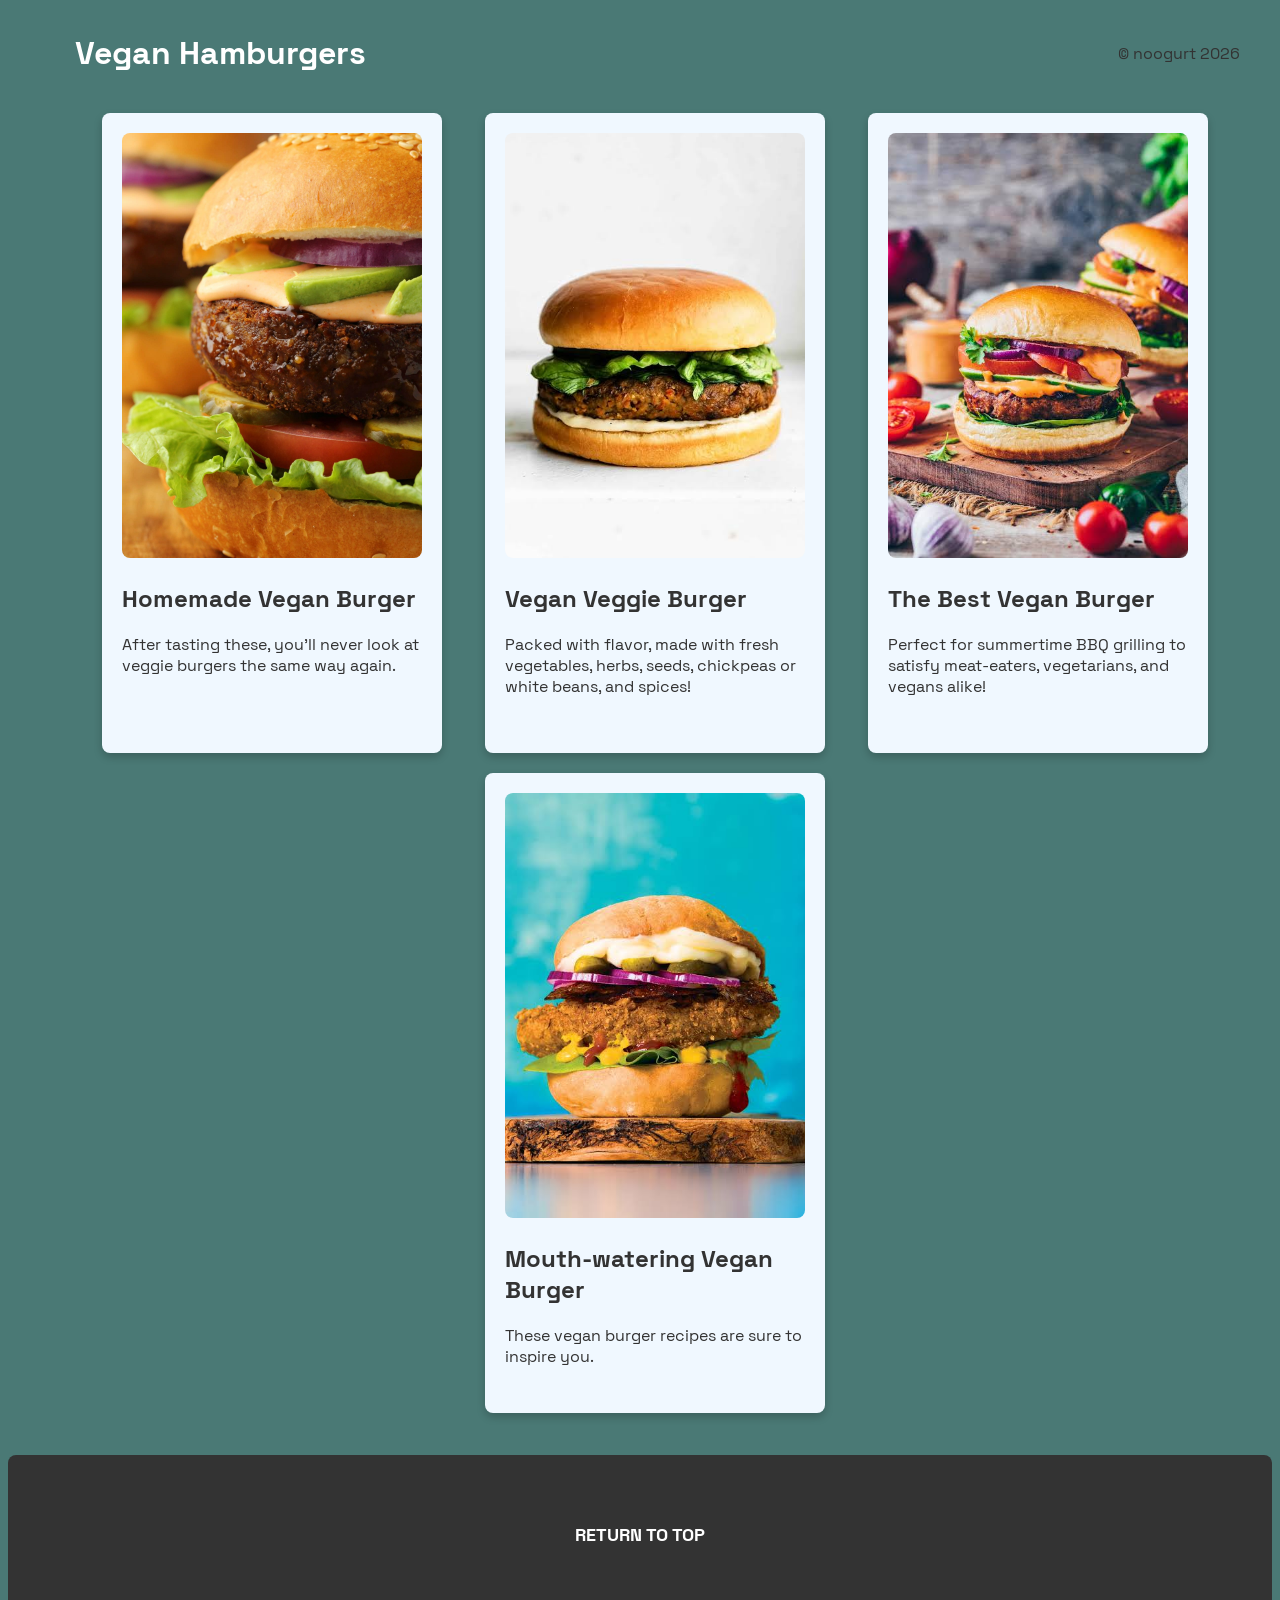
<file: index.html>
<!DOCTYPE html>
<html lang="en">
<head>
    <meta charset="UTF-8">
    <meta name="viewport" content="width=device-width, initial-scale=1.0">
    <link rel="stylesheet" href="style.css">
    <title>Vegan Hamburgers</title>
</head>
<body>
    <div class="webpage-header">
        <header class="head">
                <a href="index.html"><h1 class="head-title">Vegan Hamburgers</h1></a>
                <p class="head-credit">&copy; noogurt 2026</p>
        </header>
    </div>
    <div class="webpage page-main">
        <!-- CARD 1 -->
        <a href="h1.html">
            <div class="card">
                <img class="img" src="images/p1.jpg" alt="">
                <h2>Homemade Vegan Burger</h2>
                <p>After tasting these, you'll never look at veggie burgers the same way again.</p>
            </div>
        </a>

        <!-- CARD 2 -->
        <a href="h2.html">
            <div class="card">
                <img class="img" src="images/p2.jpg" alt="">
                <h2>Vegan Veggie Burger</h2>
                <p>Packed with flavor, made with fresh vegetables, herbs, seeds, chickpeas or white beans, and spices!</p>
            </div>
        </a>

        <!-- CARD 3 -->
        <a href="h3.html">
            <div class="card">
                <img class="img" src="images/p3.jpg" alt="">
                <h2>The Best Vegan Burger</h2>
                <p>Perfect for summertime BBQ grilling to satisfy meat-eaters, vegetarians, and vegans alike!</p>
            </div>
        </a>

        <!-- CARD 4 -->
        <a href="h4.html">
            <div class="card">
                <img class="img" src="images/p4.jpg" alt="">
                <h2>Mouth-watering Vegan Burger</h2>
                <p>These vegan burger recipes are sure to inspire you.</p>
            </div>
        </a>
    </div>
    <br>
    <br>
    <a href="#top">
        <div class="webpage-footer">
            <footer>
                <p class="foot-label">RETURN TO TOP</p>
            </footer>
        </div>
    </a>
</body>
</html>
</file>
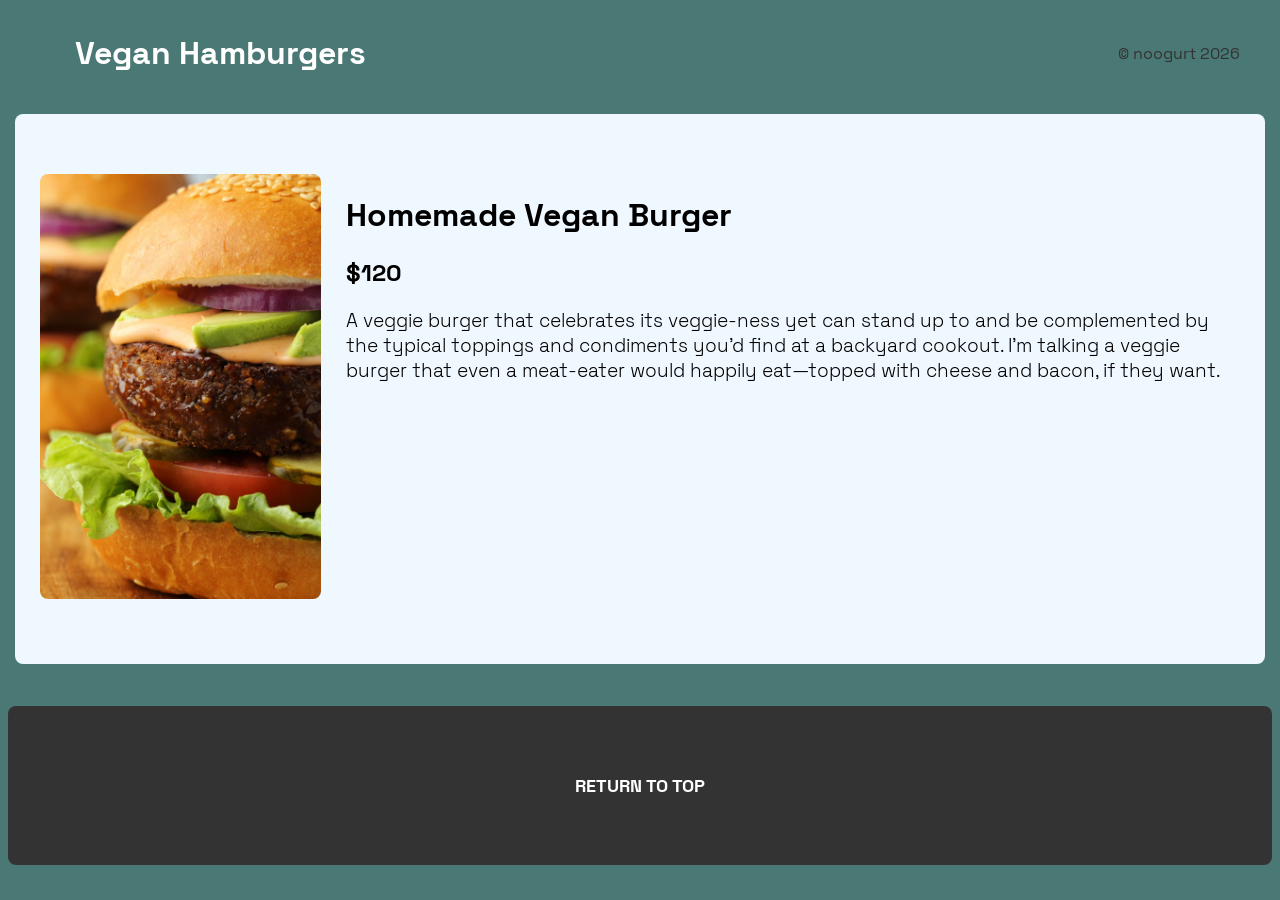
<file: h1.html>
<!DOCTYPE html>
<html lang="en">
<head>
    <meta charset="UTF-8">
    <meta name="viewport" content="width=device-width, initial-scale=1.0">
    <link rel="stylesheet" href="style.css">
    <title>H1 / Vegan Hamburgers</title>
</head>
<body>
    <div class="webpage-header">
        <header class="head">
                <a href="index.html"><h1 class="head-title">Vegan Hamburgers</h1></a>
                <p class="head-credit">&copy; noogurt 2026</p>
        </header>
    </div>
    <br>
    <div class="webpage page-sub">
        <div class="card-sub">
            <!-- IMAGE -->
            <div class="subImg">
                <img class="img" src="images/p1.jpg" alt="">
            </div>

            <!-- TEXT -->
            <div class="subText">
                <h1>Homemade Vegan Burger</h1>
                <h2>$120</h2>
                <p class="subDesc">A veggie burger that celebrates its veggie-ness yet can stand up to and be complemented by the typical toppings and condiments you'd find at a backyard cookout. I'm talking a veggie burger that even a meat-eater would happily eat—topped with cheese and bacon, if they want.</p>
            </div>
        </div>
    </div>
    <br>
    <br>
    <a href="#top">
        <div class="webpage-footer">
            <footer>
                <p class="foot-label">RETURN TO TOP</p>
            </footer>
        </div>
    </a>
</body>
</html>
</file>
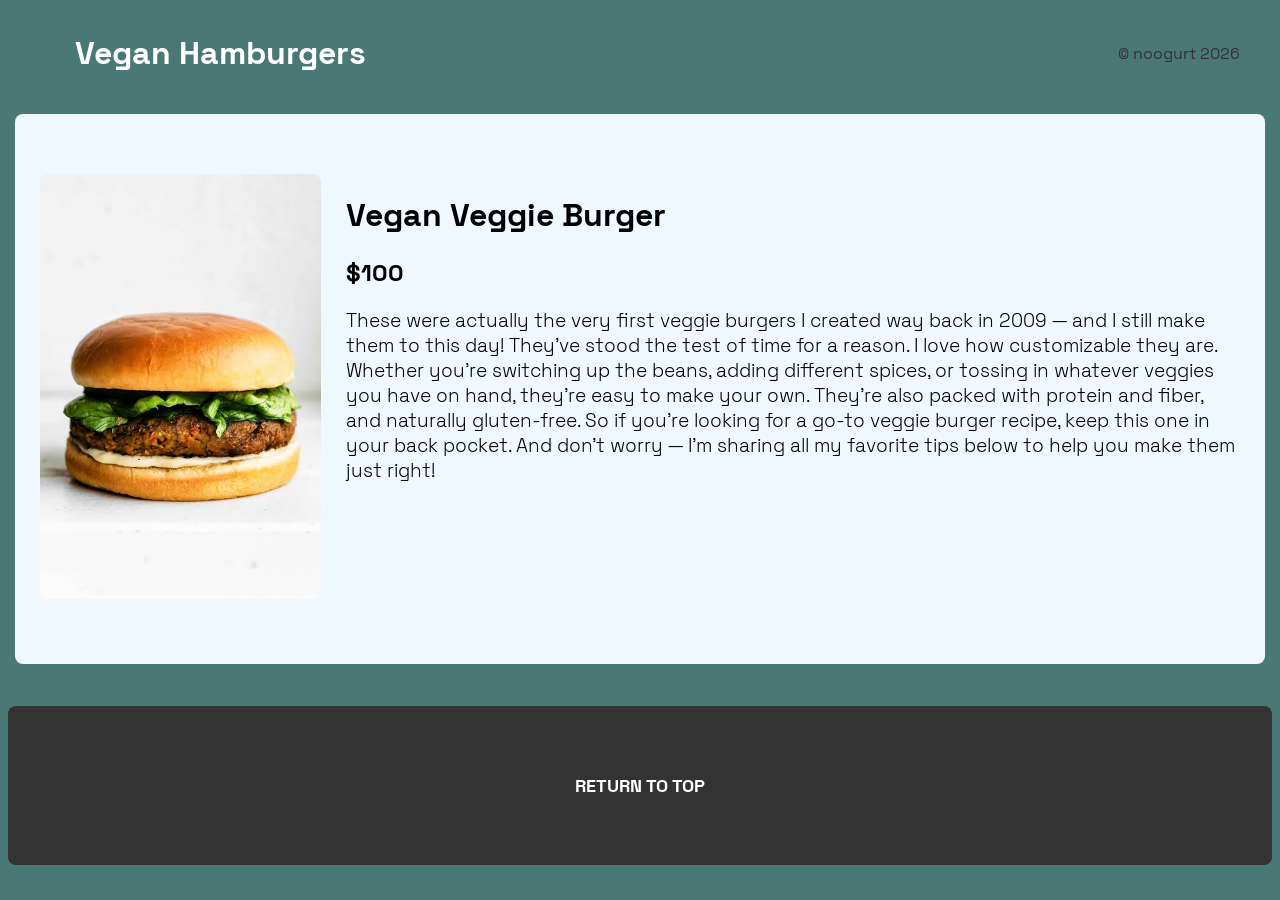
<file: h2.html>
<!DOCTYPE html>
<html lang="en">
<head>
    <meta charset="UTF-8">
    <meta name="viewport" content="width=device-width, initial-scale=1.0">
    <link rel="stylesheet" href="style.css">
    <title>H2 / Vegan Hamburgers</title>
</head>
<body>
    <div class="webpage-header">
        <header class="head">
                <a href="index.html"><h1 class="head-title">Vegan Hamburgers</h1></a>
                <p class="head-credit">&copy; noogurt 2026</p>
        </header>
    </div>
    <br>
    <div class="webpage page-sub">
        <div class="card-sub">
            <!-- IMAGE -->
            <div class="subImg">
                <img class="img" src="images/p2.jpg" alt="">
            </div>

            <!-- TEXT -->
            <div class="subText">
                <h1>Vegan Veggie Burger</h1>
                <h2>$100</h2>
                <p class="subDesc">
                    These were actually the very first veggie burgers I created way back in 2009 — and I still make them to this day! They’ve stood the test of time for a reason. I love how customizable they are. Whether you’re switching up the beans, adding different spices, or tossing in whatever veggies you have on hand, they’re easy to make your own.
                    They’re also packed with protein and fiber, and naturally gluten-free. So if you’re looking for a go-to veggie burger recipe, keep this one in your back pocket. And don’t worry — I’m sharing all my favorite tips below to help you make them just right!
                </p>
            </div>
        </div>
    </div>
    <br>
    <br>
    <a href="#top">
        <div class="webpage-footer">
            <footer>
                <p class="foot-label">RETURN TO TOP</p>
            </footer>
        </div>
    </a>
</body>
</html>
</file>
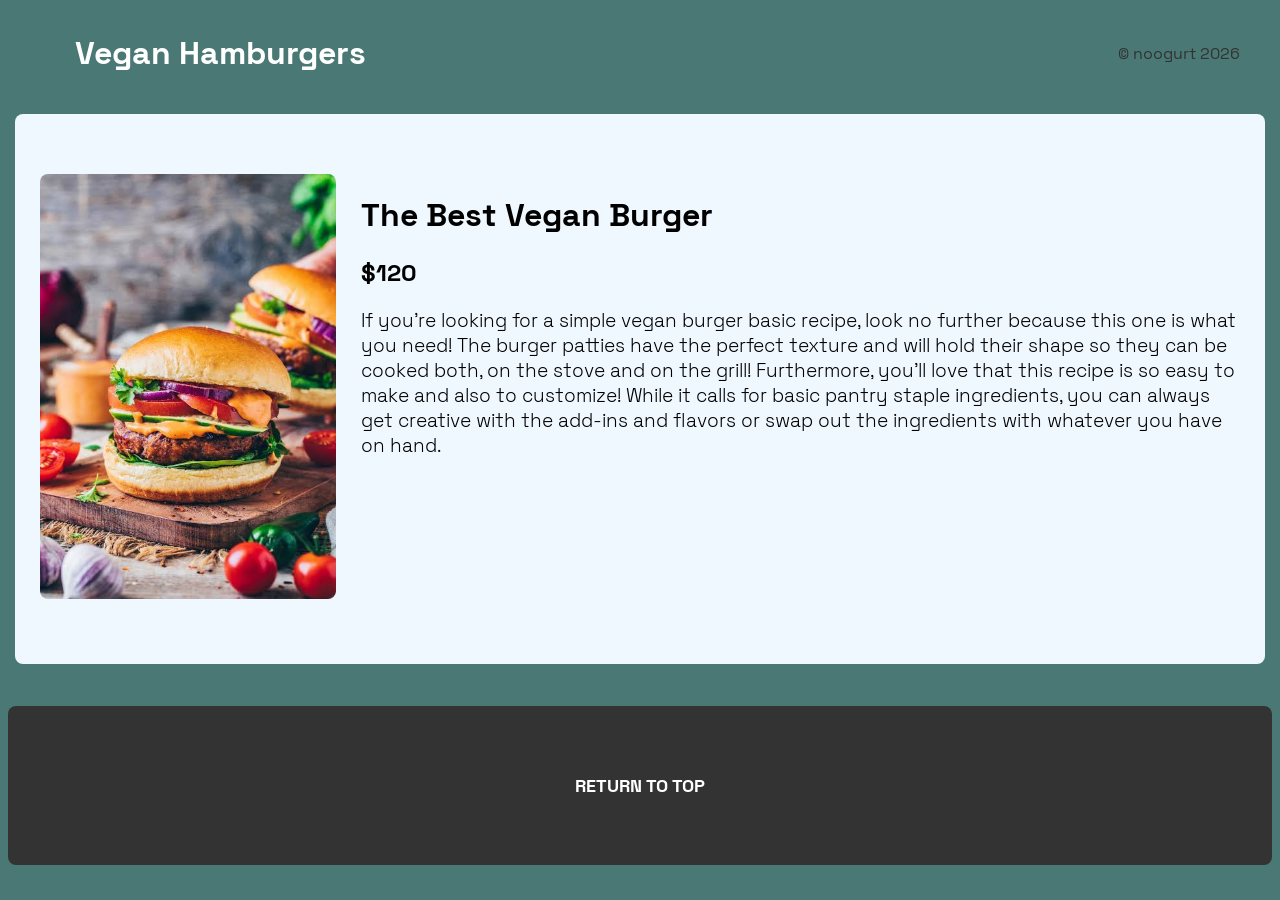
<file: h3.html>
<!DOCTYPE html>
<html lang="en">
<head>
    <meta charset="UTF-8">
    <meta name="viewport" content="width=device-width, initial-scale=1.0">
    <link rel="stylesheet" href="style.css">
    <title>H3 / Vegan Hamburgers</title>
</head>
<body>
    <div class="webpage-header">
        <header class="head">
                <a href="index.html"><h1 class="head-title">Vegan Hamburgers</h1></a>
                <p class="head-credit">&copy; noogurt 2026</p>
        </header>
    </div>
    <br>
    <div class="webpage page-sub">
        <div class="card-sub">
            <!-- IMAGE -->
            <div class="subImg">
                <img class="img" src="images/p3.jpg" alt="">
            </div>

            <!-- TEXT -->
            <div class="subText">
                <h1>The Best Vegan Burger</h1>
                <h2>$120</h2>
                <p class="subDesc">
                    If you’re looking for a simple vegan burger basic recipe, look no further because this one is what you need! The burger patties have the perfect texture and will hold their shape so they can be cooked both, on the stove and on the grill! Furthermore, you’ll love that this recipe is so easy to make and also to customize! While it calls for basic pantry staple ingredients, you can always get creative with the add-ins and flavors or swap out the ingredients with whatever you have on hand.
                </p>
            </div>
        </div>
    </div>
    <br>
    <br>
    <a href="#top">
        <div class="webpage-footer">
            <footer>
                <p class="foot-label">RETURN TO TOP</p>
            </footer>
        </div>
    </a>
</body>
</html>
</file>
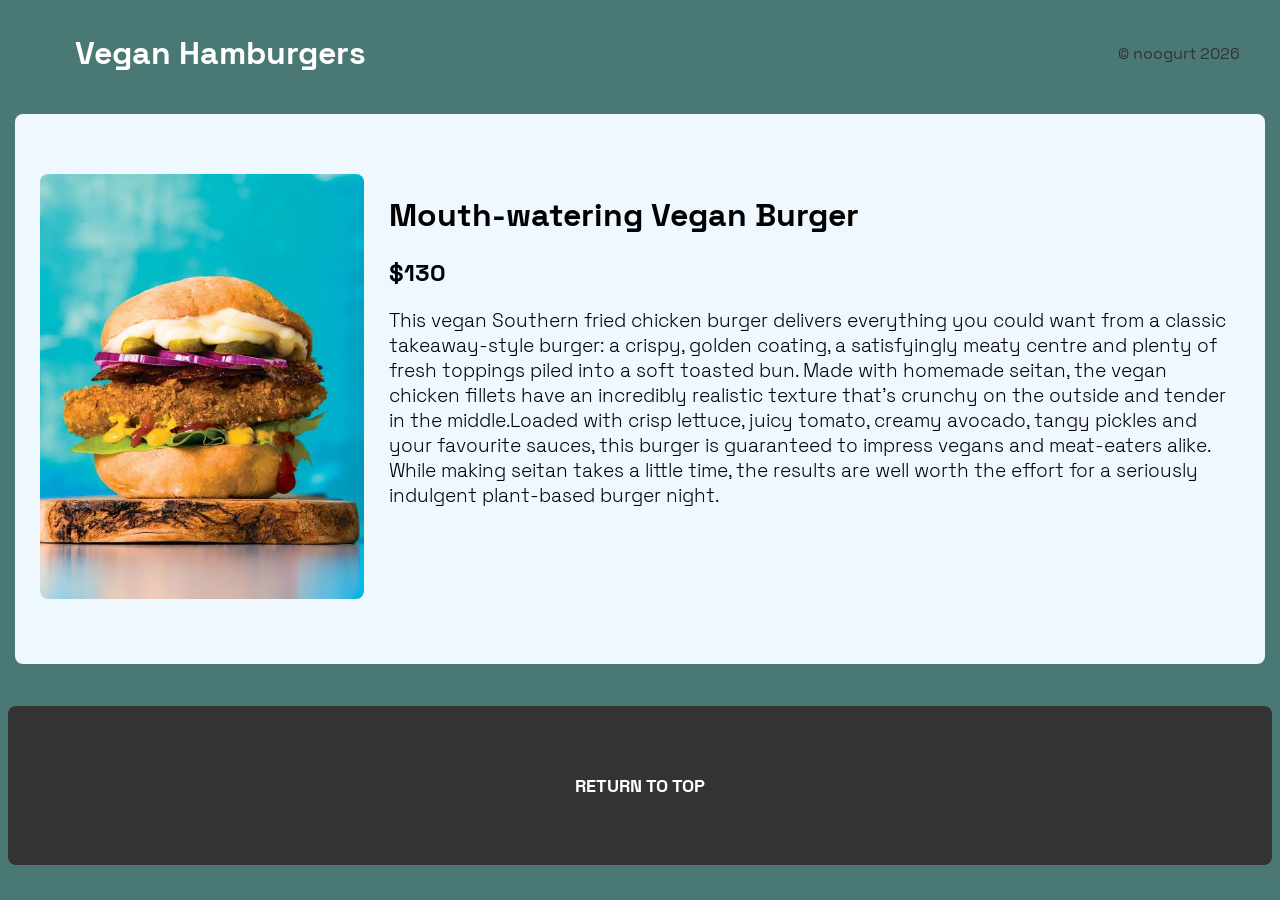
<file: h4.html>
<!DOCTYPE html>
<html lang="en">
<head>
    <meta charset="UTF-8">
    <meta name="viewport" content="width=device-width, initial-scale=1.0">
    <link rel="stylesheet" href="style.css">
    <title>H4 / Vegan Hamburgers</title>
</head>
<body>
    <div class="webpage-header">
        <header class="head">
                <a href="index.html"><h1 class="head-title">Vegan Hamburgers</h1></a>
                <p class="head-credit">&copy; noogurt 2026</p>
        </header>
    </div>
    <br>
    <div class="webpage page-sub">
        <div class="card-sub">
            <!-- IMAGE -->
            <div class="subImg">
                <img class="img" src="images/p4.jpg" alt="">
            </div>

            <!-- TEXT -->
            <div class="subText">
                <h1>Mouth-watering Vegan Burger</h1>
                <h2>$130</h2>
                <p class="subDesc">
                    This vegan Southern fried chicken burger delivers everything you could want from a classic takeaway-style burger: a crispy, golden coating, a satisfyingly meaty centre and plenty of fresh toppings piled into a soft toasted bun. Made with homemade seitan, the vegan chicken fillets have an incredibly realistic texture that’s crunchy on the outside and tender in the middle.Loaded with crisp lettuce, juicy tomato, creamy avocado, tangy pickles and your favourite sauces, this burger is guaranteed to impress vegans and meat-eaters alike. While making seitan takes a little time, the results are well worth the effort for a seriously indulgent plant-based burger night.
                </p>
            </div>
        </div>
    </div>
    <br>
    <br>
    <a href="#top">
        <div class="webpage-footer">
            <footer>
                <p class="foot-label">RETURN TO TOP</p>
            </footer>
        </div>
    </a>
</body>
</html>
</file>
<file: style.css>
@charset "UTF-8";

@font-face {
    font-family: 'Space Grotesk';
    src: url('fonts/SpaceGrotesk-Light.woff2') format('woff2');
    font-weight: 200;
    font-style: normal;
    font-display: swap;
}

@font-face {
    font-family: 'Space Grotesk';
    src: url('fonts/SpaceGrotesk-Regular.woff2') format('woff2');
    font-weight: normal;
    font-style: normal;
    font-display: swap;
}

@font-face {
    font-family: 'Space Grotesk';
    src: url('fonts/SpaceGrotesk-Medium.woff2') format('woff2');
    font-weight: 500;
    font-style: normal;
    font-display: swap;
}

@font-face {
    font-family: 'Space Grotesk';
    src: url('fonts/SpaceGrotesk-Bold.woff2') format('woff2');
    font-weight: bold;
    font-style: normal;
    font-display: swap;
}

@media (prefers-reduced-motion: no-preference) {
    html {
      scroll-behavior: smooth;
    }
}

body {
    background-color: rgb(74, 121, 117);
    font-family: "Space Grotesk", sans-serif;
}

a {
    text-decoration: none;
    color: initial;
}

.webpage-header {
    max-width: 1200px;
    margin: 0 auto;
    padding: 20px;
}

.head {
    display: flex;
    align-items: center;
    justify-content: space-between;
    padding-top: 5px;
}

.head-title {
    color: #fff;
    margin: 0;
    padding-left: 35px;
    transition: 0.3s;
}

.head-title:hover {
    transform: translate(10px, 0px);
}

.head-credit {
    color: #333;
    margin: 0;
}

.webpage {
    max-width: 1200px;
    margin: 0 auto;
    padding: 0 4%;
    flex-wrap: wrap;
}

.page-main {
    display: flex;
    justify-content: space-evenly;
}

.page-sub {
    background-color: aliceblue;
    padding: 25px;
    border-radius: 8px;

    height: 500px;
    display: flex;
    align-items: center;
}

.card {
    box-shadow: 0 4px 8px 0 rgba(0, 0, 0, 0.2);
    transition: 0.3s;
    width: 300px;
    height: 600px;
    color: #333;
    background-color: aliceblue;

    margin-left: 30px;
    margin-top: 20px;
    padding: 20px;
    border-radius: 8px;
}

.card:hover {
    box-shadow: 0 4px 8px 0 rgba(0, 0, 0, 0.4);
    transform: translate(-5px, -5px);
}

.card-sub {
    display: flex;
}

.img {
    width: 100%;
    height: 425px;
    object-fit: cover;
    object-position: center;
    border-radius: 8px;
}

.subImg {
    object-fit: cover;
    object-position: center;
}

.subText {
    width: 75%;
    margin-left: 25px;
}

.subDesc {
    font-size: 1.2rem;
    font-weight: 200;
}

.webpage-footer {
    max-width: 1200px;
    margin: 0 auto;
    padding: 50px;
    background-color: #333;
    border-radius: 8px;
}

.foot-label {
    color: white;
    text-align: center;
    font-weight: bold;
    font-size: 18px;
}
</file>
